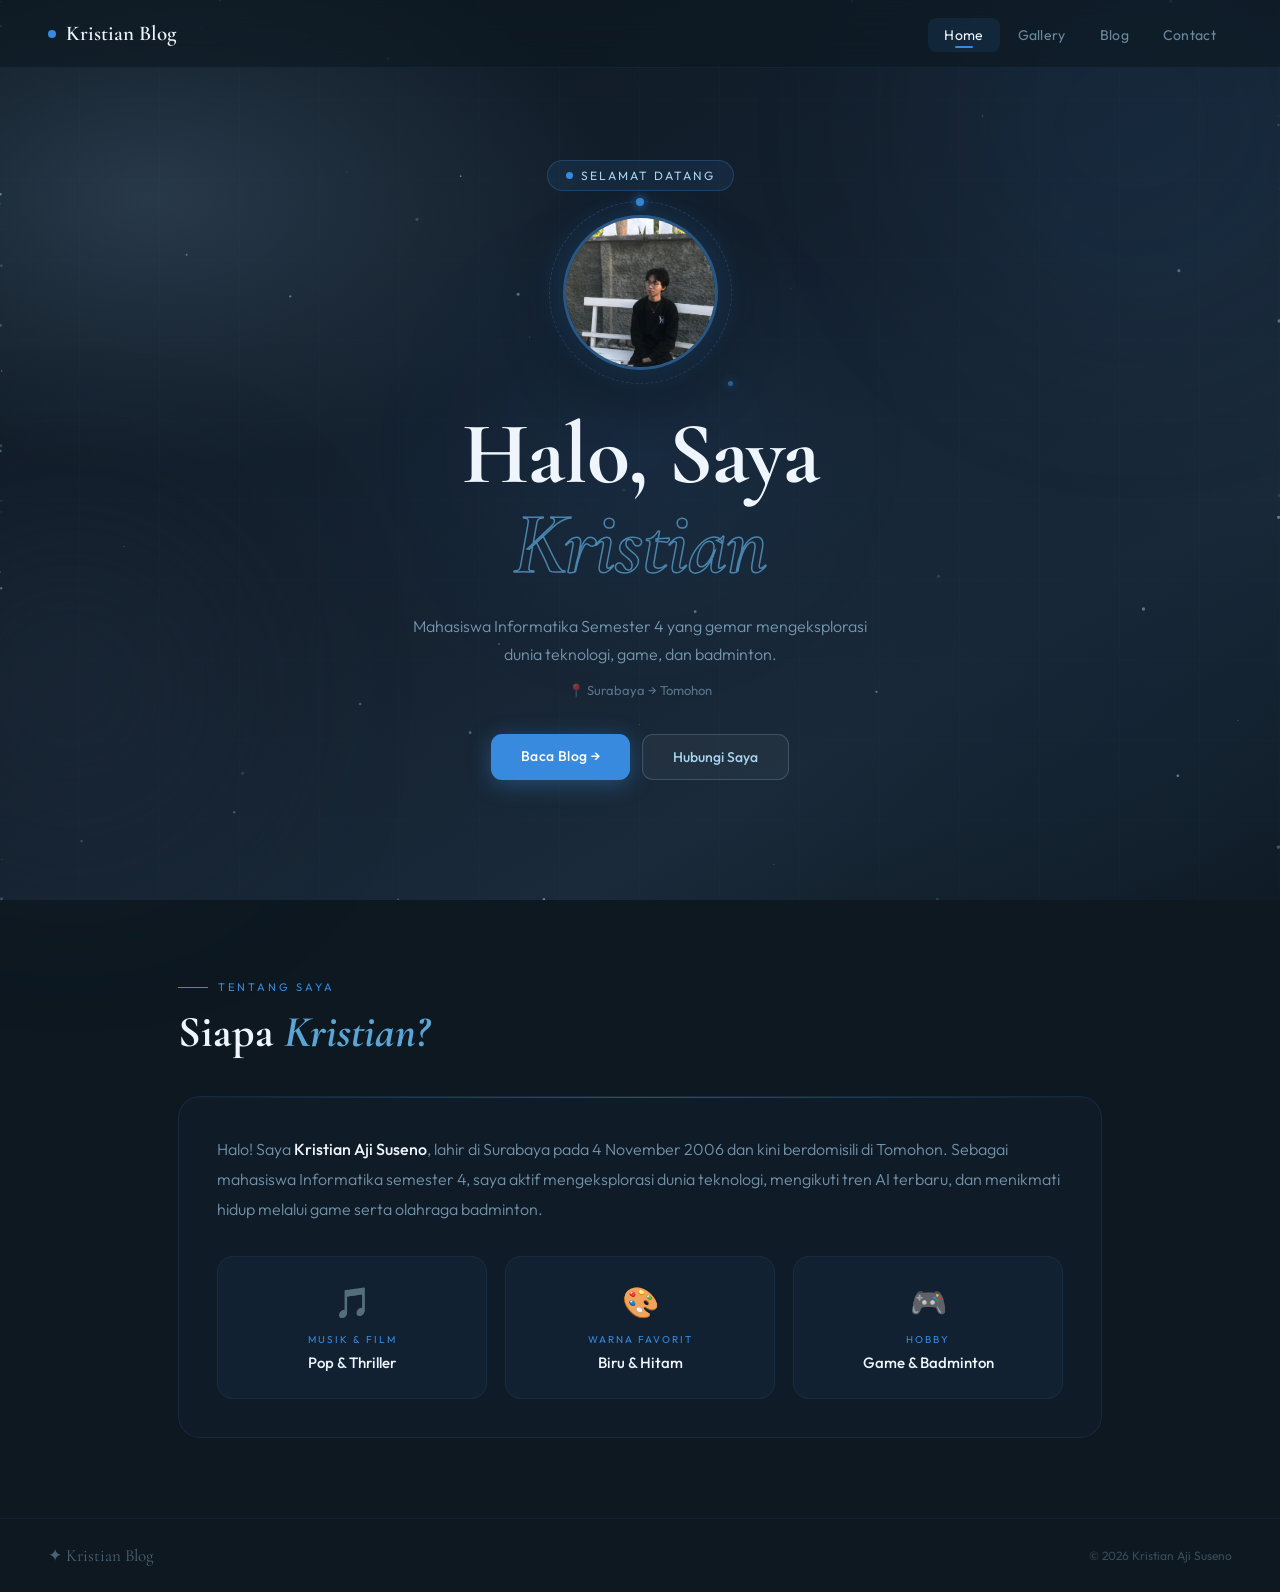
<file: index.html>
<!DOCTYPE html>
<html lang="id">
<head>
    <meta charset="UTF-8">
    <meta name="viewport" content="width=device-width, initial-scale=1.0">
    <title>Home — Kristian Blog</title>

    <link href="https://fonts.googleapis.com/css2?family=Cormorant+Garamond:ital,wght@0,400;0,600;0,700;1,400;1,700&family=Outfit:wght@300;400;500;600&display=swap" rel="stylesheet">

    <link rel="stylesheet" href="style.css">
</head>
<body>

<div class="bg-layer"></div>
<div class="blob b1"></div>
<div class="blob b2"></div>
<div class="blob b3"></div>
<canvas id="c"></canvas>

<nav id="nav">
    <a href="index.html" class="n-logo"><div class="dot"></div>Kristian Blog</a>
    <ul class="n-links">
        <li><a href="index.html" class="active">Home</a></li>
        <li><a href="gallery.html">Gallery</a></li>
        <li><a href="blog.html">Blog</a></li>
        <li><a href="contact.html">Contact</a></li>
    </ul>
</nav>

<section class="hero">
    <div class="hero-eyebrow"><span class="ping"></span>Selamat Datang</div>

    <div class="av-wrap">
        <div class="av-glow"></div>
        <div class="av-orbit"></div>
        <img src="image/image1.jpeg" alt="Kristian" class="av-img"
             onerror="this.style.background='linear-gradient(135deg,#2c3e50,#0d1821)';this.removeAttribute('src')">
    </div>

    <h1>Halo, Saya<br><em>Kristian</em></h1>

    <p class="hero-sub">
        Mahasiswa Informatika Semester 4 yang gemar mengeksplorasi dunia teknologi, game, dan badminton.
    </p>

    <div class="hero-loc">📍 Surabaya → Tomohon</div>

    <div class="hero-ctas">
        <a href="blog.html" class="btn-p">Baca Blog →</a>
        <a href="contact.html" class="btn-g">Hubungi Saya</a>
    </div>

</section>

<div class="section">
    <div class="s-eyebrow">Tentang Saya</div>
    <h2 class="s-title">Siapa <em>Kristian?</em></h2>

    <div class="glass reveal">
        <p>
            Halo! Saya <strong>Kristian Aji Suseno</strong>, lahir di Surabaya pada 4 November 2006 dan kini berdomisili di Tomohon.
            Sebagai mahasiswa Informatika semester 4, saya aktif mengeksplorasi dunia teknologi, mengikuti tren AI terbaru,
            dan menikmati hidup melalui game serta olahraga badminton.
        </p>

        <div class="stats-grid">
            <div class="stat-card">
                <span class="sc-icon">🎵</span>
                <div class="sc-label">Musik & Film</div>
                <div class="sc-val">Pop & Thriller</div>
            </div>

            <div class="stat-card">
                <span class="sc-icon">🎨</span>
                <div class="sc-label">Warna Favorit</div>
                <div class="sc-val">Biru & Hitam</div>
            </div>

            <div class="stat-card">
                <span class="sc-icon">🎮</span>
                <div class="sc-label">Hobby</div>
                <div class="sc-val">Game & Badminton</div>
            </div>
        </div>
    </div>
</div>

<footer>
    <div class="f-logo">✦ Kristian Blog</div>
    <div class="f-copy">© 2026 Kristian Aji Suseno</div>
</footer>

<script src="script.js"></script>

</body>
</html>
</file>
<file: style.css>
:root {
    --n900: #0d1821;
    --n800: #162030;
    --n700: #1e2d3d;
    --n600: #2c3e50;
    --n500: #3d5166;
    --blue: #378ADD;
    --blue-l: #5ba4d4;
    --blue-p: #a8d4f0;
    --blue-g: rgba(55, 138, 221, 0.25);
    --white: #eef5fc;
    --dim: rgba(168, 212, 240, 0.65);
    --card: rgba(20, 32, 48, 0.55);
    --cb: rgba(55, 138, 221, 0.13);
}

* { box-sizing: border-box; margin: 0; padding: 0; }
html { scroll-behavior: smooth; }
body {
    font-family: 'Outfit', sans-serif;
    background: var(--n900);
    color: var(--white);
    min-height: 100vh;
    overflow-x: hidden;
}

.bg-layer {
    position: fixed;
    inset: 0;
    z-index: 0;
    background:
        radial-gradient(ellipse 65% 55% at 12% 22%, rgba(44,62,80,0.85), transparent 55%),
        radial-gradient(ellipse 55% 65% at 88% 78%, rgba(20,36,52,0.75), transparent 55%),
        radial-gradient(ellipse 50% 40% at 50% 50%, rgba(55,138,221,0.05), transparent 65%),
        linear-gradient(150deg, #0d1821 0%, #14202e 45%, #1a2a3a 75%, #0d1821 100%);
}
.bg-layer::after {
    content: '';
    position: absolute;
    inset: 0;
    background-image:
        repeating-linear-gradient(0deg, transparent, transparent 79px, rgba(55,138,221,0.035) 80px),
        repeating-linear-gradient(90deg, transparent, transparent 79px, rgba(55,138,221,0.035) 80px);
}

.blob { position: fixed; border-radius: 50%; filter: blur(90px); pointer-events: none; z-index: 0; }
.b1 { width: 450px; height: 450px; background: rgba(55,138,221,0.07); top: -100px; right: -80px; animation: d1 20s ease-in-out infinite alternate; }
.b2 { width: 300px; height: 300px; background: rgba(30,45,60,0.5); bottom: 60px; left: -80px; animation: d2 16s ease-in-out infinite alternate; }
.b3 { width: 250px; height: 250px; background: rgba(55,138,221,0.05); top: 50%; left: 50%; transform: translate(-50%,-50%); animation: d3 24s ease-in-out infinite alternate; }

@keyframes d1 { to { transform: translate(-70px, 90px) scale(1.2); } }
@keyframes d2 { to { transform: translate(90px, -50px) scale(1.1); } }
@keyframes d3 { to { transform: translate(-40%, -40%) scale(1.3); } }

canvas { position: fixed; inset: 0; z-index: 0; pointer-events: none; }

.progress {
    position: fixed;
    top: 68px; left: 0;
    height: 3px;
    background: linear-gradient(90deg, var(--blue), var(--blue-l));
    width: 0%;
    z-index: 290;
    transition: width 0.1s;
}

nav {
    position: fixed;
    top: 0; left: 0; right: 0;
    z-index: 300;
    height: 68px;
    padding: 0 48px;
    display: flex;
    align-items: center;
    justify-content: space-between;
    background: rgba(13,24,33,0.6);
    backdrop-filter: blur(24px);
    border-bottom: 1px solid rgba(55,138,221,0.1);
    transition: background 0.4s;
}
nav.scrolled { background: rgba(13,24,33,0.92); }

.n-logo {
    font-family: 'Cormorant Garamond', serif;
    font-size: 21px; font-weight: 600;
    color: var(--white);
    text-decoration: none;
    display: flex; align-items: center; gap: 10px;
}
.n-logo .dot {
    width: 8px; height: 8px;
    background: var(--blue);
    border-radius: 50%;
    flex-shrink: 0;
    animation: pdot 2.5s infinite;
}
@keyframes pdot {
    0%, 100% { box-shadow: 0 0 0 0 rgba(55,138,221,0.6); }
    60%       { box-shadow: 0 0 0 7px rgba(55,138,221,0); }
}

.n-right { display: flex; align-items: center; gap: 8px; }
.n-links { list-style: none; display: flex; gap: 2px; }
.n-links a {
    color: rgba(168,212,240,0.6);
    text-decoration: none;
    font-size: 14px; font-weight: 400;
    padding: 8px 16px;
    border-radius: 8px;
    letter-spacing: 0.3px;
    transition: all 0.2s;
    position: relative;
}
.n-links a::after {
    content: '';
    position: absolute;
    bottom: 4px; left: 50%;
    transform: translateX(-50%) scaleX(0);
    width: 18px; height: 2px;
    background: var(--blue);
    border-radius: 2px;
    transition: transform 0.25s;
}
.n-links a:hover,
.n-links a.active { color: var(--white); background: rgba(55,138,221,0.1); }
.n-links a.active::after,
.n-links a:hover::after { transform: translateX(-50%) scaleX(1); }

.theme-btn {
    background: rgba(55,138,221,0.1);
    border: 1px solid rgba(55,138,221,0.22);
    color: var(--white);
    width: 36px; height: 36px;
    border-radius: 9px;
    cursor: pointer;
    font-size: 16px;
    display: flex; align-items: center; justify-content: center;
    transition: all 0.2s;
}
.theme-btn:hover { background: rgba(55,138,221,0.22); }

.ph {
    position: relative;
    z-index: 1;
    padding: 120px 48px 50px;
    text-align: center;
}
.ph-eye {
    display: inline-flex;
    align-items: center; gap: 8px;
    background: rgba(55,138,221,0.1);
    border: 1px solid rgba(55,138,221,0.28);
    color: var(--blue-p);
    padding: 7px 18px;
    border-radius: 22px;
    font-size: 12px;
    letter-spacing: 2px;
    text-transform: uppercase;
    margin-bottom: 20px;
    animation: fadeUp 0.7s ease both;
}
.ph h1 {
    font-family: 'Cormorant Garamond', serif;
    font-size: clamp(38px, 6vw, 62px);
    font-weight: 700;
    color: var(--white);
    animation: fadeUp 0.7s 0.1s ease both;
    line-height: 1.1;
}
.ph h1 em { font-style: italic; color: var(--blue-l); }
.ph-sub {
    color: var(--dim);
    font-size: 15px;
    margin-top: 12px;
    font-weight: 300;
    animation: fadeUp 0.7s 0.18s ease both;
}

footer {
    position: relative;
    z-index: 1;
    border-top: 1px solid rgba(55,138,221,0.09);
    padding: 26px 48px;
    display: flex;
    align-items: center;
    justify-content: space-between;
}
.f-logo { font-family: 'Cormorant Garamond', serif; font-size: 17px; color: rgba(168,212,240,0.4); }
.f-copy  { font-size: 12px; color: rgba(168,212,240,0.28); }

@keyframes fadeUp {
    from { opacity: 0; transform: translateY(20px); }
    to   { opacity: 1; transform: translateY(0); }
}
.reveal { opacity: 0; transform: translateY(32px); transition: opacity 0.75s ease, transform 0.75s ease; }
.reveal.in { opacity: 1; transform: translateY(0); }


.hero {
    position: relative;
    z-index: 1;
    min-height: 100vh;
    display: flex;
    flex-direction: column;
    align-items: center;
    justify-content: center;
    padding: 100px 40px 60px;
    text-align: center;
}
.hero-eyebrow {
    display: inline-flex;
    align-items: center; gap: 8px;
    background: rgba(55,138,221,0.1);
    border: 1px solid rgba(55,138,221,0.28);
    color: var(--blue-p);
    padding: 7px 18px;
    border-radius: 22px;
    font-size: 12px;
    letter-spacing: 2px;
    text-transform: uppercase;
    margin-bottom: 24px;
    animation: fadeUp 0.8s ease both;
}
.hero-eyebrow .ping {
    width: 7px; height: 7px;
    background: var(--blue);
    border-radius: 50%;
    animation: ping 1.8s ease infinite;
}
@keyframes ping {
    0%, 100% { opacity: 1; transform: scale(1); }
    50%       { opacity: 0.6; transform: scale(1.3); }
}

.av-wrap { position: relative; margin-bottom: 40px; animation: float 7s ease-in-out infinite; }
@keyframes float {
    0%, 100% { transform: translateY(0); }
    50%       { transform: translateY(-14px); }
}
.av-glow {
    position: absolute; inset: -28px; border-radius: 50%;
    background: radial-gradient(circle, rgba(55,138,221,0.2) 0%, transparent 70%);
    animation: gpulse 3s ease-in-out infinite;
}
@keyframes gpulse {
    0%, 100% { opacity: 0.4; transform: scale(1); }
    50%       { opacity: 0.9; transform: scale(1.12); }
}
.av-orbit {
    position: absolute; inset: -14px; border-radius: 50%;
    border: 1px dashed rgba(55,138,221,0.3);
    animation: spin 18s linear infinite;
}
.av-orbit::before, .av-orbit::after {
    content: ''; position: absolute; border-radius: 50%;
    background: var(--blue); box-shadow: 0 0 10px var(--blue);
}
.av-orbit::before { width: 8px; height: 8px; top: -4px; left: 50%; transform: translateX(-50%); }
.av-orbit::after  { width: 5px; height: 5px; bottom: -2.5px; right: -2.5px; opacity: 0.6; }
@keyframes spin { from { transform: rotate(0deg); } to { transform: rotate(360deg); } }

.av-img {
    width: 155px; height: 155px; border-radius: 50%;
    object-fit: cover; position: relative; z-index: 2;
    border: 3px solid rgba(55,138,221,0.45); display: block;
    background: var(--n700);
    box-shadow: 0 0 40px rgba(55,138,221,0.2), 0 20px 60px rgba(0,0,0,0.4);
}

.hero h1 {
    font-family: 'Cormorant Garamond', serif;
    font-size: clamp(52px, 9vw, 88px); font-weight: 700;
    line-height: 1.02; color: var(--white);
    animation: fadeUp 0.85s 0.1s ease both; letter-spacing: -1px;
}
.hero h1 em { color: transparent; -webkit-text-stroke: 1.5px rgba(91,164,212,0.75); font-style: italic; }

.hero-sub {
    max-width: 480px; margin: 22px auto 0;
    color: var(--dim); font-size: 16px; line-height: 1.75; font-weight: 300;
    animation: fadeUp 0.85s 0.2s ease both;
}
.hero-loc {
    display: inline-flex; align-items: center; gap: 6px; margin-top: 14px;
    color: rgba(168,212,240,0.45); font-size: 13px;
    animation: fadeUp 0.85s 0.28s ease both;
}
.hero-ctas {
    display: flex; gap: 12px; justify-content: center; margin-top: 36px; flex-wrap: wrap;
    animation: fadeUp 0.85s 0.35s ease both;
}

.btn-p {
    padding: 13px 30px; background: var(--blue); color: white;
    border-radius: 11px; text-decoration: none; font-size: 14px; font-weight: 500;
    letter-spacing: 0.4px; transition: all 0.25s;
    box-shadow: 0 4px 22px rgba(55,138,221,0.4);
}
.btn-p:hover { background: var(--blue-l); transform: translateY(-3px); box-shadow: 0 10px 35px rgba(55,138,221,0.55); }

.btn-g {
    padding: 13px 30px; background: rgba(255,255,255,0.04);
    border: 1px solid rgba(168,212,240,0.2); color: var(--blue-p);
    border-radius: 11px; text-decoration: none; font-size: 14px; font-weight: 500;
    transition: all 0.25s;
}
.btn-g:hover { background: rgba(55,138,221,0.1); border-color: rgba(55,138,221,0.4); transform: translateY(-3px); }

.scroll-hint {
    position: absolute; bottom: 30px; left: 50%; transform: translateX(-50%);
    display: flex; flex-direction: column; align-items: center; gap: 8px;
    color: rgba(168,212,240,0.35); font-size: 10px;
    letter-spacing: 2.5px; text-transform: uppercase;
    animation: fadeUp 1.5s 1.2s ease both;
}
.s-mouse {
    width: 22px; height: 34px;
    border: 1.5px solid rgba(168,212,240,0.25);
    border-radius: 12px; display: flex; justify-content: center; padding-top: 6px;
}
.s-wheel { width: 3px; height: 7px; background: var(--blue-p); border-radius: 2px; animation: wh 2s ease infinite; }
@keyframes wh { 0% { opacity: 1; transform: translateY(0); } 100% { opacity: 0; transform: translateY(12px); } }

.section { position: relative; z-index: 1; max-width: 1020px; margin: 0 auto; padding: 80px 48px; }
.s-eyebrow {
    font-size: 11px; letter-spacing: 3px; text-transform: uppercase; color: var(--blue);
    display: flex; align-items: center; gap: 10px; margin-bottom: 14px;
}
.s-eyebrow::before { content: ''; width: 30px; height: 1px; background: var(--blue); }
.s-title { font-family: 'Cormorant Garamond', serif; font-size: 44px; font-weight: 700; color: var(--white); margin-bottom: 40px; line-height: 1.1; }
.s-title em { font-style: italic; color: var(--blue-l); }

.glass {
    background: rgba(20,32,48,0.55); border: 1px solid rgba(55,138,221,0.14);
    border-radius: 22px; padding: 38px; backdrop-filter: blur(14px);
    position: relative; overflow: hidden;
}
.glass::before {
    content: ''; position: absolute; top: 0; left: 0; right: 0; height: 1px;
    background: linear-gradient(90deg, transparent, rgba(55,138,221,0.5), transparent);
}
.glass p { color: var(--dim); font-size: 16px; line-height: 1.85; font-weight: 300; }
.glass strong { color: var(--white); font-weight: 500; }

.stats-grid { display: grid; grid-template-columns: repeat(3, 1fr); gap: 18px; margin-top: 32px; }
.stat-card {
    background: rgba(55,138,221,0.05); border: 1px solid rgba(55,138,221,0.11);
    border-radius: 16px; padding: 26px 18px; text-align: center;
    transition: all 0.3s; cursor: default; position: relative; overflow: hidden;
}
.stat-card::after {
    content: ''; position: absolute; bottom: 0; left: 0; right: 0; height: 2px;
    background: linear-gradient(90deg, transparent, var(--blue), transparent);
    transform: scaleX(0); transition: transform 0.3s;
}
.stat-card:hover { background: rgba(55,138,221,0.1); border-color: rgba(55,138,221,0.28); transform: translateY(-5px); box-shadow: 0 12px 36px rgba(55,138,221,0.15); }
.stat-card:hover::after { transform: scaleX(1); }
.sc-icon  { font-size: 30px; margin-bottom: 12px; display: block; }
.sc-label { font-size: 10px; text-transform: uppercase; letter-spacing: 2px; color: var(--blue); margin-bottom: 7px; }
.sc-val   { font-size: 15px; font-weight: 500; color: var(--white); }


.gw { position: relative; z-index: 1; max-width: 1100px; margin: 0 auto; padding: 0 40px 100px; }
.g-meta { display: flex; align-items: center; justify-content: space-between; margin-bottom: 28px; }
.g-count {
    background: rgba(55,138,221,0.1); border: 1px solid rgba(55,138,221,0.22);
    color: var(--blue-p); padding: 7px 18px; border-radius: 20px; font-size: 13px;
}

.g-grid { display: grid; grid-template-columns: repeat(3, 1fr); gap: 18px; }

.g-item {
    border-radius: 16px; overflow: hidden; position: relative;
    cursor: pointer; background: var(--n700);
    border: 1px solid rgba(55,138,221,0.1);
    transition: transform 0.35s cubic-bezier(0.25,0.46,0.45,0.94), box-shadow 0.35s;
    opacity: 0; transform: translateY(28px) scale(0.97);
}
.g-item.in { opacity: 1; transform: translateY(0) scale(1); }
.g-item:hover { transform: translateY(-7px) scale(1.02); box-shadow: 0 20px 60px rgba(13,24,33,0.7), 0 0 0 1px rgba(55,138,221,0.3); }

.g-item img { width: 100%; height: 230px; object-fit: cover; display: block; transition: transform 0.5s; }
.g-item:hover img { transform: scale(1.08); }

.g-overlay {
    position: absolute; inset: 0;
    background: linear-gradient(to top, rgba(13,24,33,0.9) 0%, rgba(13,24,33,0.3) 40%, transparent 70%);
    opacity: 0; transition: opacity 0.3s;
    display: flex; flex-direction: column; justify-content: flex-end;
    align-items: center; padding-bottom: 16px;
}
.g-item:hover .g-overlay { opacity: 1; }

.g-zoom {
    width: 42px; height: 42px; background: rgba(55,138,221,0.9); border-radius: 50%;
    display: flex; align-items: center; justify-content: center; font-size: 16px;
    margin-bottom: 8px; transform: scale(0.7); transition: transform 0.25s 0.05s;
    box-shadow: 0 4px 20px rgba(55,138,221,0.5);
}
.g-item:hover .g-zoom { transform: scale(1); }
.g-cap { color: rgba(255,255,255,0.8); font-size: 12px; letter-spacing: 1px; }

.g-num {
    position: absolute; top: 12px; left: 12px;
    background: rgba(13,24,33,0.7); border: 1px solid rgba(55,138,221,0.25);
    color: var(--blue-p); font-size: 11px; padding: 3px 9px;
    border-radius: 6px; backdrop-filter: blur(8px);
}

.lb {
    display: none; position: fixed; inset: 0; z-index: 1000;
    background: rgba(9,16,24,0.94); backdrop-filter: blur(16px);
    align-items: center; justify-content: center;
}
.lb.open { display: flex; }
.lb-inner { position: relative; max-width: min(860px, 90vw); animation: zbIn 0.28s ease both; }
@keyframes zbIn { from { opacity: 0; transform: scale(0.88); } to { opacity: 1; transform: scale(1); } }

.lb-inner img {
    max-width: 100%; max-height: 78vh; border-radius: 16px;
    display: block; object-fit: contain;
    box-shadow: 0 30px 100px rgba(0,0,0,0.7), 0 0 0 1px rgba(55,138,221,0.15);
}
.lb-close {
    position: absolute; top: -18px; right: -18px; width: 38px; height: 38px;
    background: var(--n600); border: 1px solid rgba(55,138,221,0.3); border-radius: 50%;
    cursor: pointer; font-size: 15px; color: var(--white);
    display: flex; align-items: center; justify-content: center; transition: all 0.2s; z-index: 2;
}
.lb-close:hover { background: var(--blue); transform: scale(1.1); }

.lb-nav {
    position: absolute; top: 50%; transform: translateY(-50%);
    background: rgba(22,32,48,0.8); border: 1px solid rgba(55,138,221,0.25);
    color: var(--white); font-size: 22px; width: 46px; height: 46px;
    border-radius: 50%; cursor: pointer; transition: all 0.2s;
    display: flex; align-items: center; justify-content: center; backdrop-filter: blur(8px);
}
.lb-nav:hover { background: var(--blue); border-color: var(--blue); }
.lb-prev { left: -60px; }
.lb-next { right: -60px; }
.lb-info { text-align: center; margin-top: 16px; color: var(--dim); font-size: 13px; }
.lb-info span { color: var(--white); }


.bw { position: relative; z-index: 1; max-width: 820px; margin: 0 auto; padding: 0 40px 100px; }

.v-card {
    background: var(--card); border: 1px solid var(--cb); border-radius: 22px;
    overflow: hidden; margin-bottom: 32px; backdrop-filter: blur(14px);
    position: relative; opacity: 0; transform: translateY(28px);
    transition: opacity 0.6s, transform 0.6s, box-shadow 0.3s;
}
.v-card.in { opacity: 1; transform: translateY(0); }
.v-card:hover { box-shadow: 0 16px 56px rgba(13,24,33,0.6), 0 0 0 1px rgba(55,138,221,0.2); }
.v-card::before {
    content: ''; position: absolute; top: 0; left: 0; right: 0; height: 1px;
    background: linear-gradient(90deg, transparent, rgba(55,138,221,0.5), transparent);
}
.v-head {
    background: linear-gradient(135deg, rgba(44,62,80,0.9), rgba(30,45,61,0.9));
    padding: 22px 28px; display: flex; align-items: center; gap: 12px;
    border-bottom: 1px solid rgba(55,138,221,0.1);
}
.v-head h3 { font-family: 'Cormorant Garamond', serif; font-size: 22px; font-weight: 700; color: var(--white); }
.vtag { background: rgba(55,138,221,0.25); color: var(--blue-p); padding: 4px 11px; border-radius: 6px; font-size: 11px; letter-spacing: 1px; }
.v-body { padding: 26px 28px; }
.v-body video { width: 100%; border-radius: 12px; display: block; border: 1px solid rgba(55,138,221,0.1); }
.v-cap { margin-top: 12px; font-size: 13px; color: var(--dim); text-align: center; font-style: italic; }

.a-card {
    background: var(--card); border: 1px solid var(--cb); border-radius: 22px;
    overflow: hidden; margin-bottom: 32px; backdrop-filter: blur(14px);
    position: relative; opacity: 0; transform: translateY(28px);
    transition: opacity 0.6s, transform 0.6s, box-shadow 0.3s;
}
.a-card.in { opacity: 1; transform: translateY(0); }
.a-card:hover { box-shadow: 0 16px 56px rgba(13,24,33,0.6), 0 0 0 1px rgba(55,138,221,0.25); }
.a-card::before {
    content: ''; position: absolute; top: 0; left: 0; right: 0; height: 1px;
    background: linear-gradient(90deg, transparent, rgba(55,138,221,0.5), transparent);
}
.a-card::after {
    content: ''; position: absolute; left: 0; top: 0; bottom: 0; width: 3px;
    background: linear-gradient(to bottom, var(--blue), transparent);
}

.c-head {
    padding: 24px 28px 18px; border-bottom: 1px solid rgba(55,138,221,0.08);
    display: flex; justify-content: space-between; align-items: flex-start; gap: 12px;
}
.c-htitle h3 { font-family: 'Cormorant Garamond', serif; font-size: 22px; font-weight: 700; color: var(--white); line-height: 1.25; }
.c-meta { display: flex; gap: 8px; margin-top: 10px; flex-wrap: wrap; }

.tag { padding: 4px 11px; border-radius: 6px; font-size: 11px; font-weight: 500; letter-spacing: 0.5px; }
.t-game  { background: rgba(55,180,100,0.15);  border: 1px solid rgba(55,180,100,0.25);  color: #6fcf8a; }
.t-tech  { background: rgba(55,138,221,0.15);  border: 1px solid rgba(55,138,221,0.25);  color: var(--blue-p); }
.t-sport { background: rgba(230,170,60,0.15);  border: 1px solid rgba(230,170,60,0.25);  color: #f0c96a; }
.t-read  { background: rgba(255,255,255,0.06); border: 1px solid rgba(255,255,255,0.1);  color: rgba(168,212,240,0.5); }

.c-body { padding: 22px 28px; }
.c-body p { color: var(--dim); font-size: 15.5px; line-height: 1.82; font-weight: 300; margin-bottom: 14px; }
.c-body p:last-child { margin-bottom: 0; }
.c-body strong { color: var(--white); font-weight: 500; }
.c-body em { font-style: italic; color: var(--blue-p); }

.c-foot { padding: 16px 28px; border-top: 1px solid rgba(55,138,221,0.08); display: flex; gap: 10px; align-items: center; flex-wrap: wrap; }

.lnk {
    display: inline-flex; align-items: center; gap: 6px; padding: 9px 18px; border-radius: 9px;
    background: rgba(55,138,221,0.15); border: 1px solid rgba(55,138,221,0.28);
    color: var(--blue-p); text-decoration: none; font-size: 13px; font-weight: 500; transition: all 0.22s;
}
.lnk:hover { background: var(--blue); color: white; border-color: var(--blue); transform: translateY(-2px); }

.lnk-o {
    display: inline-flex; align-items: center; gap: 6px; padding: 9px 18px; border-radius: 9px;
    background: transparent; border: 1px solid rgba(168,212,240,0.15);
    color: rgba(168,212,240,0.5); text-decoration: none; font-size: 13px; transition: all 0.22s;
}
.lnk-o:hover { background: rgba(55,138,221,0.1); border-color: rgba(55,138,221,0.3); color: var(--blue-p); transform: translateY(-2px); }

.like-btn {
    margin-left: auto; display: inline-flex; align-items: center; gap: 6px;
    background: transparent; border: 1px solid rgba(168,212,240,0.15);
    color: rgba(168,212,240,0.45); padding: 9px 16px; border-radius: 9px;
    cursor: pointer; font-size: 13px; font-family: 'Outfit', sans-serif; transition: all 0.22s;
}
.like-btn:hover,
.like-btn.liked { background: rgba(212,83,126,0.12); border-color: rgba(212,83,126,0.35); color: #f08aab; }

body.light {
    --n900: #f0f6fc; --n800: #deeaf5; --n700: #ccdff0;
    --card: rgba(220,236,250,0.7); --cb: rgba(55,138,221,0.18);
    --white: #0d1821; --dim: rgba(44,62,80,0.75);
}
body.light .bg-layer { background: #f0f6fc !important; }
body.light .bg-layer::after {
    background-image:
        repeating-linear-gradient(0deg, transparent, transparent 79px, rgba(55,138,221,0.06) 80px),
        repeating-linear-gradient(90deg, transparent, transparent 79px, rgba(55,138,221,0.06) 80px);
}
body.light nav             { background: rgba(240,246,252,0.85); }
body.light .n-links a      { color: rgba(44,62,80,0.6); }
body.light .n-links a:hover,
body.light .n-links a.active { color: var(--n900); }
body.light .v-head         { background: linear-gradient(135deg, rgba(44,62,80,1), rgba(30,45,61,1)); }
body.light .v-head h3      { color: #fff; }
body.light .ph h1          { color: var(--n900); }
body.light .c-htitle h3    { color: var(--n900); }
body.light .c-body p       { color: rgba(44,62,80,0.75); }
body.light .c-body strong  { color: var(--n900); }
body.light footer          { border-top-color: rgba(55,138,221,0.18); }
body.light .blob           { opacity: 0.2; }


.cw {
    position: relative; z-index: 1;
    max-width: 640px; margin: 0 auto; padding: 0 40px 100px;
    display: flex; flex-direction: column; gap: 16px;
}

.c-card {
    display: flex; align-items: center; gap: 18px;
    background: var(--card); border: 1px solid var(--cb);
    border-radius: 18px; padding: 22px 26px;
    backdrop-filter: blur(14px); position: relative; overflow: hidden;
    text-decoration: none; color: inherit;
    opacity: 0; transform: translateY(24px);
    transition: opacity 0.55s, transform 0.55s, box-shadow 0.3s, border-color 0.3s;
    cursor: pointer;
}
.c-card.in { opacity: 1; transform: translateY(0); }
.c-card::before {
    content: ''; position: absolute; top: 0; left: 0; right: 0; height: 1px;
    background: linear-gradient(90deg, transparent, rgba(55,138,221,0.5), transparent);
}
.c-card::after {
    content: ''; position: absolute; left: 0; top: 0; bottom: 0; width: 3px;
    background: linear-gradient(to bottom, var(--blue), transparent);
    opacity: 0; transition: opacity 0.3s;
}
.c-card:hover { box-shadow: 0 14px 48px rgba(13,24,33,0.6), 0 0 0 1px rgba(55,138,221,0.25); border-color: rgba(55,138,221,0.28); transform: translateY(-3px); }
.c-card:hover::after { opacity: 1; }

.c-card.no-link { cursor: default; }
.c-card.no-link:hover { transform: translateY(0); box-shadow: none; border-color: var(--cb); }
.c-card.no-link:hover::after { opacity: 0; }

.c-icon {
    font-size: 26px; flex-shrink: 0; width: 48px; height: 48px;
    background: rgba(55,138,221,0.1); border: 1px solid rgba(55,138,221,0.18);
    border-radius: 12px; display: flex; align-items: center; justify-content: center;
    transition: background 0.3s;
}
.c-card:hover .c-icon { background: rgba(55,138,221,0.2); }

.c-info { flex: 1; }
.c-label { font-size: 11px; text-transform: uppercase; letter-spacing: 1.5px; color: var(--blue); margin-bottom: 4px; }
.c-val   { font-size: 15px; color: var(--white); font-weight: 400; word-break: break-all; }

.c-arrow { font-size: 18px; color: rgba(168,212,240,0.3); transition: color 0.3s, transform 0.3s; }
.c-card:hover .c-arrow { color: var(--blue-p); transform: translate(2px, -2px); }

@media (max-width: 768px) {

    nav {
        padding: 0 20px;
    }

    .n-links {
        gap: 0;
    }

    .n-links a {
        padding: 6px 10px;
        font-size: 12px;
    }

    .hero {
        padding: 100px 20px 40px;
    }

    .section {
        padding: 60px 20px;
    }

    .gw {
        padding: 0 20px 80px;
    }

    .g-grid {
        grid-template-columns: 1fr;
    }

    .stats-grid {
        grid-template-columns: 1fr;
    }

    footer {
        flex-direction: column;
        gap: 8px;
        text-align: center;
    }
}
</file>
